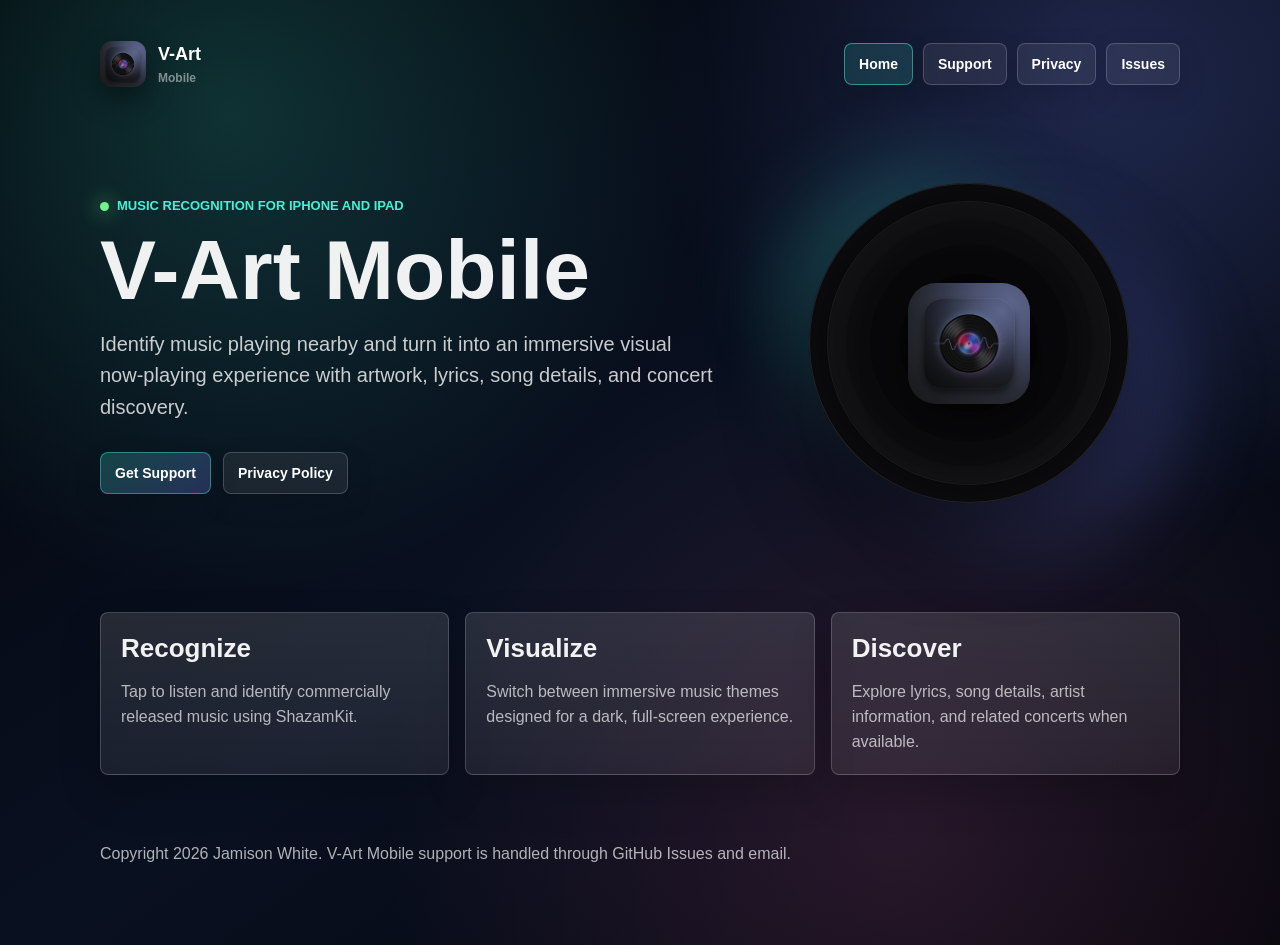
<file: index.html>
<!doctype html>
<html lang="en">
<head>
  <meta charset="utf-8">
  <meta name="viewport" content="width=device-width, initial-scale=1">
  <title>V-Art Mobile</title>
  <link rel="stylesheet" href="./styles.css">
</head>
<body>
  <main class="page">
    <header class="site-header">
      <a class="brand" href="./" aria-label="V-Art Mobile home">
        <img src="./assets/app-icon.png" alt="">
        <span class="brand-mark">
          <span class="brand-name">V-Art</span>
          <span class="brand-label">Mobile</span>
        </span>
      </a>
      <nav class="nav" aria-label="Site navigation">
        <a class="active" href="./" aria-current="page">Home</a>
        <a href="./support/">Support</a>
        <a href="./privacy/">Privacy</a>
        <a href="https://github.com/JayDubb85/V-Art-Mobile-Public/issues">Issues</a>
      </nav>
    </header>

    <section class="hero">
      <div class="hero-grid">
        <div>
          <p class="eyebrow">Music recognition for iPhone and iPad</p>
          <h1>V-Art Mobile</h1>
          <p class="lead">Identify music playing nearby and turn it into an immersive visual now-playing experience with artwork, lyrics, song details, and concert discovery.</p>
          <div class="actions">
            <a class="button primary" href="./support/">Get Support</a>
            <a class="button" href="./privacy/">Privacy Policy</a>
          </div>
        </div>

        <div class="app-orbit" aria-hidden="true">
          <div class="record">
            <img src="./assets/app-icon.png" alt="">
          </div>
        </div>
      </div>
    </section>

    <section class="section">
      <div class="grid">
        <article class="card">
          <h2>Recognize</h2>
          <p>Tap to listen and identify commercially released music using ShazamKit.</p>
        </article>
        <article class="card">
          <h2>Visualize</h2>
          <p>Switch between immersive music themes designed for a dark, full-screen experience.</p>
        </article>
        <article class="card">
          <h2>Discover</h2>
          <p>Explore lyrics, song details, artist information, and related concerts when available.</p>
        </article>
      </div>
    </section>

    <footer class="site-footer">
      <p>Copyright 2026 Jamison White. V-Art Mobile support is handled through GitHub Issues and email.</p>
    </footer>
  </main>
</body>
</html>
</file>
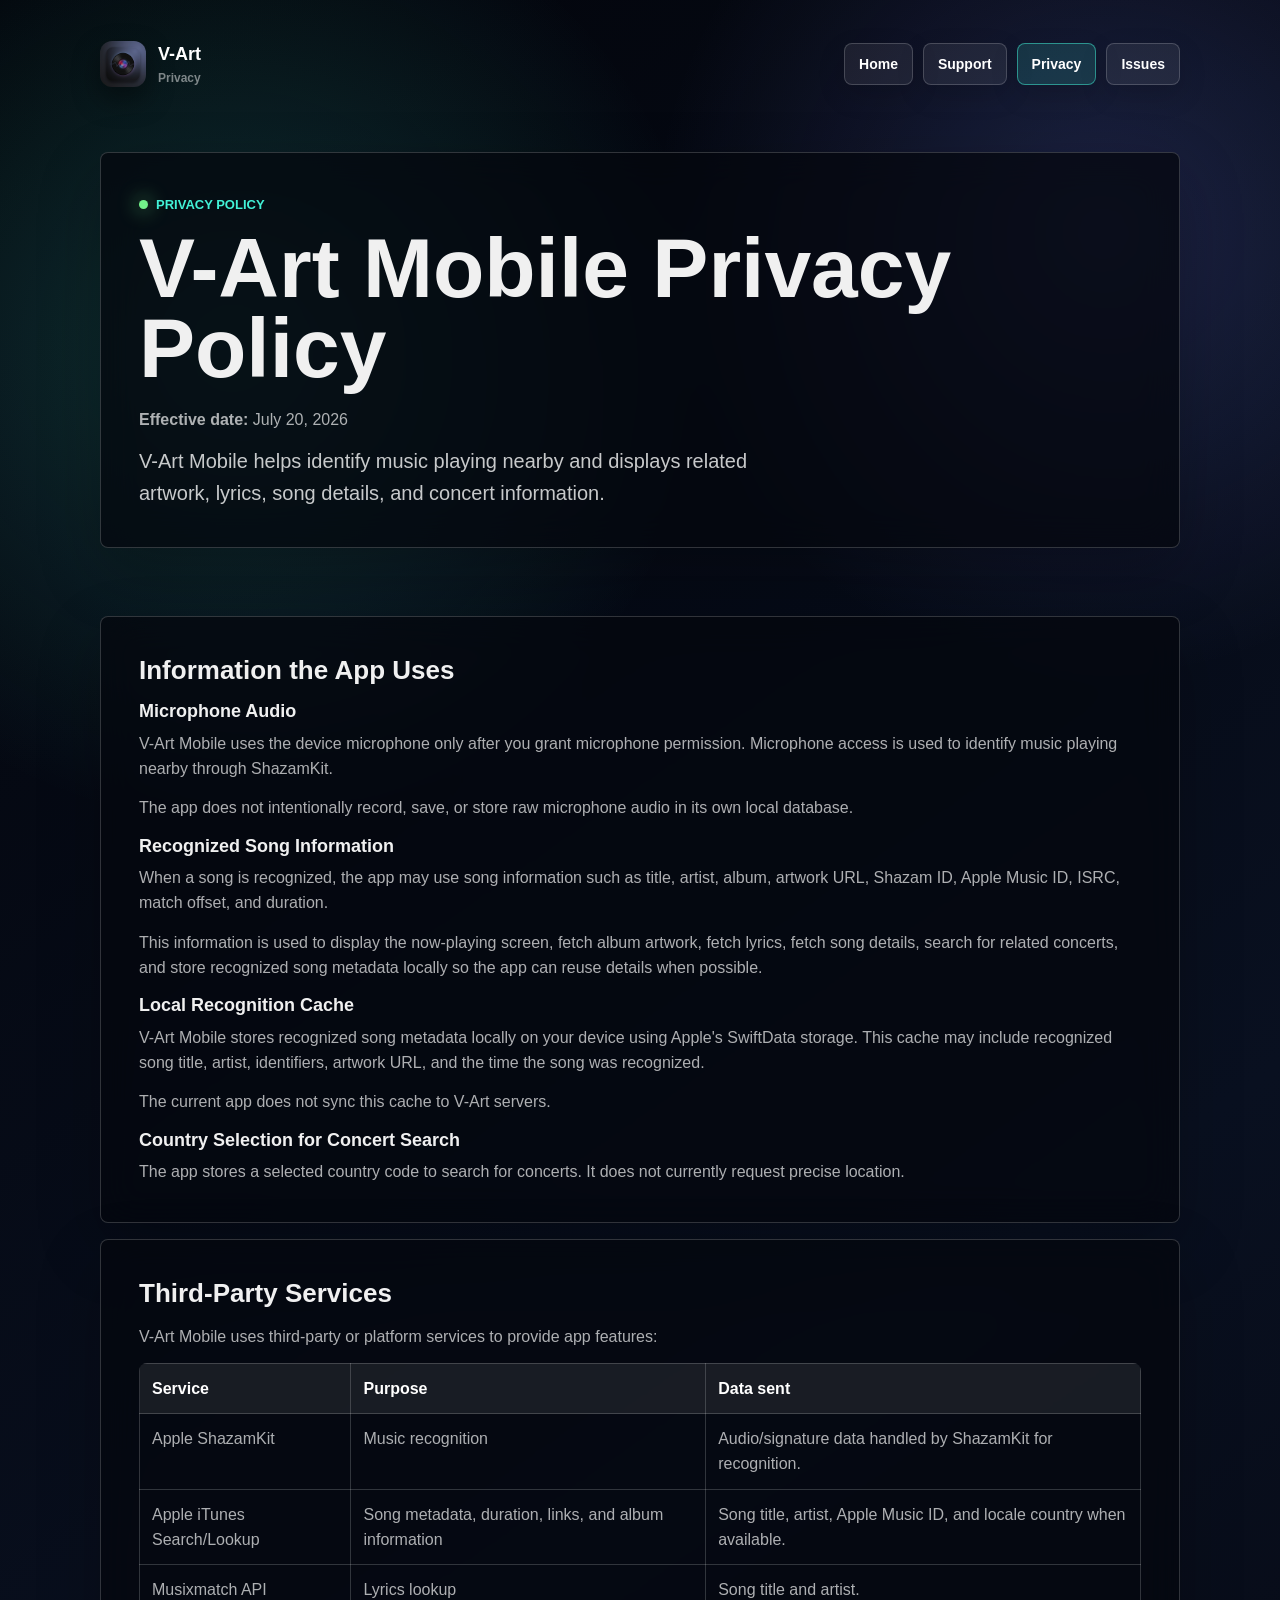
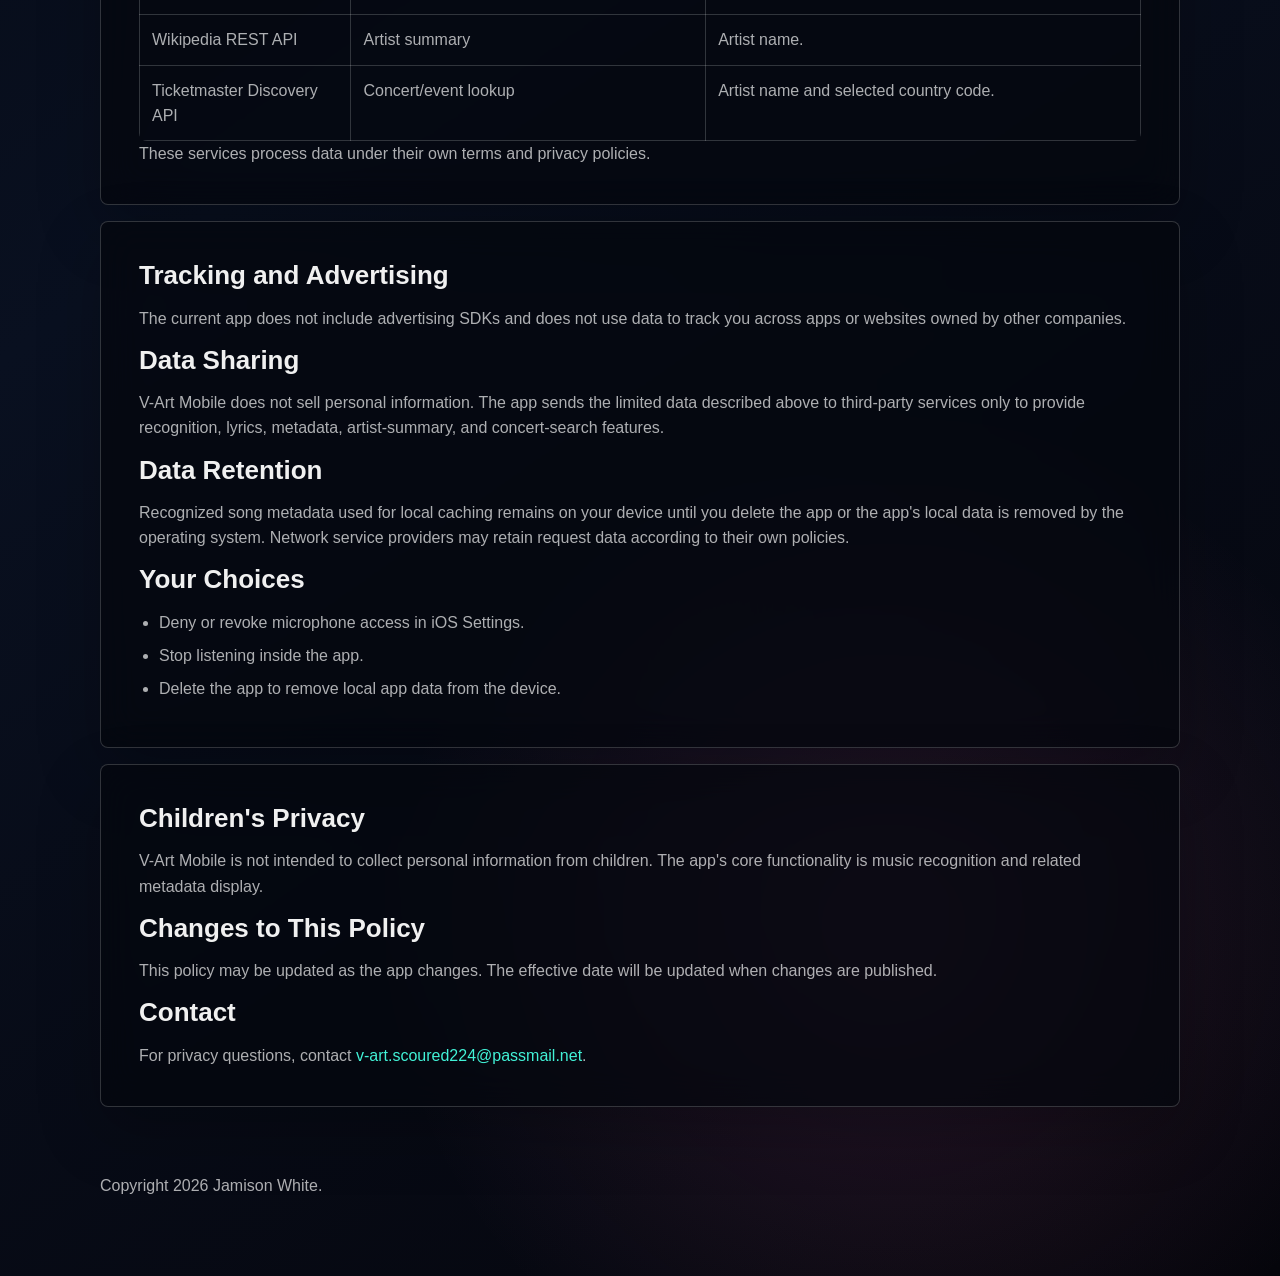
<file: privacy/index.html>
<!doctype html>
<html lang="en">
<head>
  <meta charset="utf-8">
  <meta name="viewport" content="width=device-width, initial-scale=1">
  <title>V-Art Mobile Privacy Policy</title>
  <link rel="stylesheet" href="../styles.css">
</head>
<body>
  <main class="page">
    <header class="site-header">
      <a class="brand" href="../" aria-label="V-Art Mobile home">
        <img src="../assets/app-icon.png" alt="">
        <span class="brand-mark">
          <span class="brand-name">V-Art</span>
          <span class="brand-label">Privacy</span>
        </span>
      </a>
      <nav class="nav" aria-label="Site navigation">
        <a href="../">Home</a>
        <a href="../support/">Support</a>
        <a class="active" href="./" aria-current="page">Privacy</a>
        <a href="https://github.com/JayDubb85/V-Art-Mobile-Public/issues">Issues</a>
      </nav>
    </header>

    <section class="section">
      <div class="content-panel">
        <p class="eyebrow">Privacy Policy</p>
        <h1>V-Art Mobile Privacy Policy</h1>
        <p><strong>Effective date:</strong> July 20, 2026</p>
        <p class="lead">V-Art Mobile helps identify music playing nearby and displays related artwork, lyrics, song details, and concert information.</p>
      </div>
    </section>

    <section class="section">
      <div class="content-panel">
        <h2>Information the App Uses</h2>

        <h3>Microphone Audio</h3>
        <p>V-Art Mobile uses the device microphone only after you grant microphone permission. Microphone access is used to identify music playing nearby through ShazamKit.</p>
        <p>The app does not intentionally record, save, or store raw microphone audio in its own local database.</p>

        <h3>Recognized Song Information</h3>
        <p>When a song is recognized, the app may use song information such as title, artist, album, artwork URL, Shazam ID, Apple Music ID, ISRC, match offset, and duration.</p>
        <p>This information is used to display the now-playing screen, fetch album artwork, fetch lyrics, fetch song details, search for related concerts, and store recognized song metadata locally so the app can reuse details when possible.</p>

        <h3>Local Recognition Cache</h3>
        <p>V-Art Mobile stores recognized song metadata locally on your device using Apple's SwiftData storage. This cache may include recognized song title, artist, identifiers, artwork URL, and the time the song was recognized.</p>
        <p>The current app does not sync this cache to V-Art servers.</p>

        <h3>Country Selection for Concert Search</h3>
        <p>The app stores a selected country code to search for concerts. It does not currently request precise location.</p>
      </div>

      <div class="content-panel">
        <h2>Third-Party Services</h2>
        <p>V-Art Mobile uses third-party or platform services to provide app features:</p>
        <table>
          <thead>
            <tr><th>Service</th><th>Purpose</th><th>Data sent</th></tr>
          </thead>
          <tbody>
            <tr><td>Apple ShazamKit</td><td>Music recognition</td><td>Audio/signature data handled by ShazamKit for recognition.</td></tr>
            <tr><td>Apple iTunes Search/Lookup</td><td>Song metadata, duration, links, and album information</td><td>Song title, artist, Apple Music ID, and locale country when available.</td></tr>
            <tr><td>Musixmatch API</td><td>Lyrics lookup</td><td>Song title and artist.</td></tr>
            <tr><td>Wikipedia REST API</td><td>Artist summary</td><td>Artist name.</td></tr>
            <tr><td>Ticketmaster Discovery API</td><td>Concert/event lookup</td><td>Artist name and selected country code.</td></tr>
          </tbody>
        </table>
        <p>These services process data under their own terms and privacy policies.</p>
      </div>

      <div class="content-panel">
        <h2>Tracking and Advertising</h2>
        <p>The current app does not include advertising SDKs and does not use data to track you across apps or websites owned by other companies.</p>

        <h2>Data Sharing</h2>
        <p>V-Art Mobile does not sell personal information. The app sends the limited data described above to third-party services only to provide recognition, lyrics, metadata, artist-summary, and concert-search features.</p>

        <h2>Data Retention</h2>
        <p>Recognized song metadata used for local caching remains on your device until you delete the app or the app's local data is removed by the operating system. Network service providers may retain request data according to their own policies.</p>

        <h2>Your Choices</h2>
        <ul class="list">
          <li>Deny or revoke microphone access in iOS Settings.</li>
          <li>Stop listening inside the app.</li>
          <li>Delete the app to remove local app data from the device.</li>
        </ul>
      </div>

      <div class="content-panel">
        <h2>Children's Privacy</h2>
        <p>V-Art Mobile is not intended to collect personal information from children. The app's core functionality is music recognition and related metadata display.</p>

        <h2>Changes to This Policy</h2>
        <p>This policy may be updated as the app changes. The effective date will be updated when changes are published.</p>

        <h2>Contact</h2>
        <p>For privacy questions, contact <a href="mailto:v-art.scoured224@passmail.net">v-art.scoured224@passmail.net</a>.</p>
      </div>
    </section>

    <footer class="site-footer">
      <p>Copyright 2026 Jamison White.</p>
    </footer>
  </main>
</body>
</html>
</file>
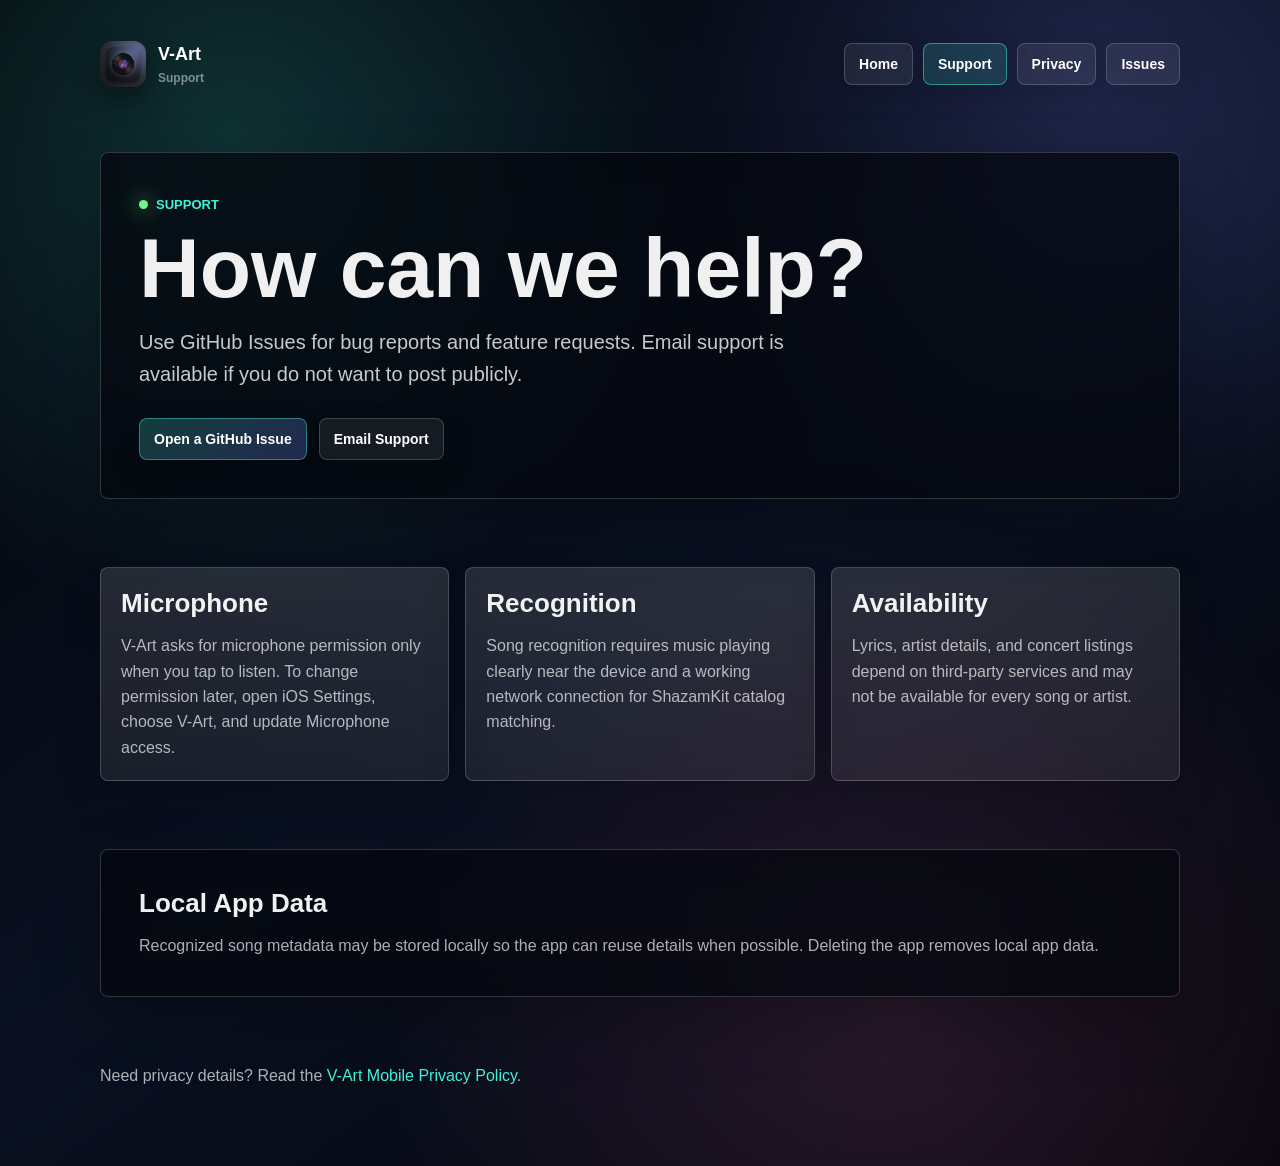
<file: support/index.html>
<!doctype html>
<html lang="en">
<head>
  <meta charset="utf-8">
  <meta name="viewport" content="width=device-width, initial-scale=1">
  <title>V-Art Mobile Support</title>
  <link rel="stylesheet" href="../styles.css">
</head>
<body>
  <main class="page">
    <header class="site-header">
      <a class="brand" href="../" aria-label="V-Art Mobile home">
        <img src="../assets/app-icon.png" alt="">
        <span class="brand-mark">
          <span class="brand-name">V-Art</span>
          <span class="brand-label">Support</span>
        </span>
      </a>
      <nav class="nav" aria-label="Site navigation">
        <a href="../">Home</a>
        <a class="active" href="./" aria-current="page">Support</a>
        <a href="../privacy/">Privacy</a>
        <a href="https://github.com/JayDubb85/V-Art-Mobile-Public/issues">Issues</a>
      </nav>
    </header>

    <section class="section">
      <div class="content-panel">
        <p class="eyebrow">Support</p>
        <h1>How can we help?</h1>
        <p class="lead">Use GitHub Issues for bug reports and feature requests. Email support is available if you do not want to post publicly.</p>
        <div class="actions">
          <a class="button primary" href="https://github.com/JayDubb85/V-Art-Mobile-Public/issues/new/choose">Open a GitHub Issue</a>
          <a class="button" href="mailto:v-art.scoured224@passmail.net">Email Support</a>
        </div>
      </div>
    </section>

    <section class="section">
      <div class="grid">
        <article class="card">
          <h2>Microphone</h2>
          <p>V-Art asks for microphone permission only when you tap to listen. To change permission later, open iOS Settings, choose V-Art, and update Microphone access.</p>
        </article>
        <article class="card">
          <h2>Recognition</h2>
          <p>Song recognition requires music playing clearly near the device and a working network connection for ShazamKit catalog matching.</p>
        </article>
        <article class="card">
          <h2>Availability</h2>
          <p>Lyrics, artist details, and concert listings depend on third-party services and may not be available for every song or artist.</p>
        </article>
      </div>
    </section>

    <section class="section">
      <div class="content-panel">
        <h2>Local App Data</h2>
        <p>Recognized song metadata may be stored locally so the app can reuse details when possible. Deleting the app removes local app data.</p>
      </div>
    </section>

    <footer class="site-footer">
      <p>Need privacy details? Read the <a href="../privacy/">V-Art Mobile Privacy Policy</a>.</p>
    </footer>
  </main>
</body>
</html>
</file>
<file: styles.css>
:root {
  color-scheme: dark;
  --bg: #05060b;
  --bg-soft: #0a0a0c;
  --panel: rgba(255, 255, 255, 0.075);
  --panel-strong: rgba(255, 255, 255, 0.12);
  --line: rgba(255, 255, 255, 0.18);
  --text: rgba(255, 255, 255, 0.94);
  --muted: rgba(255, 255, 255, 0.68);
  --faint: rgba(255, 255, 255, 0.48);
  --cyan: #42f2d7;
  --green: #72f28a;
  --indigo: #7985ff;
  --rose: #f16bb5;
  --shadow: rgba(0, 0, 0, 0.42);
}

* {
  box-sizing: border-box;
}

html {
  min-height: 100%;
  background: var(--bg);
}

body {
  min-height: 100%;
  margin: 0;
  font-family: -apple-system, BlinkMacSystemFont, "SF Pro Display", "Segoe UI", sans-serif;
  line-height: 1.58;
  color: var(--text);
  background:
    radial-gradient(circle at 18% 12%, rgba(66, 242, 215, 0.18), transparent 30rem),
    radial-gradient(circle at 86% 8%, rgba(121, 133, 255, 0.20), transparent 28rem),
    radial-gradient(circle at 70% 88%, rgba(241, 107, 181, 0.14), transparent 32rem),
    linear-gradient(145deg, #02040a 0%, #091020 52%, #05050b 100%);
}

a {
  color: var(--cyan);
  text-decoration: none;
}

a:hover {
  color: white;
}

.page {
  width: min(1080px, calc(100% - 32px));
  margin: 0 auto;
  padding: 28px 0 64px;
}

.site-header {
  display: flex;
  align-items: center;
  justify-content: space-between;
  gap: 18px;
  padding: 12px 0 30px;
}

.brand {
  display: inline-flex;
  align-items: center;
  gap: 12px;
  color: white;
}

.brand img {
  width: 46px;
  height: 46px;
  border-radius: 12px;
  box-shadow: 0 12px 28px var(--shadow);
}

.brand-mark {
  display: grid;
  gap: 1px;
}

.brand-name {
  font-size: 18px;
  font-weight: 800;
  letter-spacing: 0;
}

.brand-label {
  font-size: 12px;
  color: var(--faint);
  font-weight: 650;
}

.nav {
  display: flex;
  flex-wrap: wrap;
  justify-content: flex-end;
  gap: 10px;
}

.nav a,
.button {
  display: inline-flex;
  align-items: center;
  justify-content: center;
  min-height: 40px;
  padding: 9px 14px;
  border: 1px solid var(--line);
  border-radius: 8px;
  color: white;
  background: rgba(255, 255, 255, 0.07);
  font-size: 14px;
  font-weight: 700;
  box-shadow: 0 10px 28px rgba(0, 0, 0, 0.14);
}

.nav a.active {
  border-color: rgba(66, 242, 215, 0.50);
  background: rgba(66, 242, 215, 0.14);
  color: white;
}

.button.primary {
  border-color: rgba(66, 242, 215, 0.42);
  background: linear-gradient(135deg, rgba(66, 242, 215, 0.22), rgba(121, 133, 255, 0.26));
}

.hero {
  min-height: 460px;
  display: grid;
  align-items: center;
  padding: 54px 0 64px;
}

.hero-grid {
  display: grid;
  grid-template-columns: minmax(0, 1.05fr) minmax(260px, 0.72fr);
  gap: 44px;
  align-items: center;
}

.eyebrow {
  display: inline-flex;
  align-items: center;
  gap: 8px;
  margin: 0 0 14px;
  color: var(--cyan);
  font-size: 13px;
  font-weight: 800;
  text-transform: uppercase;
}

.eyebrow::before {
  content: "";
  width: 9px;
  height: 9px;
  border-radius: 50%;
  background: var(--green);
  box-shadow: 0 0 20px var(--green);
}

h1 {
  margin: 0 0 18px;
  font-size: clamp(42px, 7vw, 84px);
  line-height: 0.95;
  letter-spacing: 0;
}

h2 {
  margin: 0 0 14px;
  font-size: 26px;
  line-height: 1.2;
  letter-spacing: 0;
}

h3 {
  margin: 0 0 8px;
  font-size: 18px;
  line-height: 1.25;
  letter-spacing: 0;
}

p {
  margin: 0 0 14px;
  color: var(--muted);
  font-size: 16px;
}

.lead {
  max-width: 680px;
  font-size: 20px;
  color: rgba(255, 255, 255, 0.78);
}

.actions {
  display: flex;
  flex-wrap: wrap;
  gap: 12px;
  margin-top: 28px;
}

.app-orbit {
  position: relative;
  min-height: 340px;
  display: grid;
  place-items: center;
}

.app-orbit::before,
.app-orbit::after {
  content: "";
  position: absolute;
  border-radius: 999px;
  filter: blur(42px);
}

.app-orbit::before {
  width: 260px;
  height: 260px;
  background: rgba(66, 242, 215, 0.22);
  transform: translate(-54px, -42px);
}

.app-orbit::after {
  width: 300px;
  height: 300px;
  background: rgba(121, 133, 255, 0.23);
  transform: translate(62px, 48px);
}

.record {
  position: relative;
  z-index: 1;
  width: min(320px, 78vw);
  aspect-ratio: 1;
  border-radius: 50%;
  display: grid;
  place-items: center;
  background:
    radial-gradient(circle, rgba(255, 255, 255, 0.92) 0 9%, transparent 9.5%),
    radial-gradient(circle, #111827 0 20%, #050507 21% 100%);
  box-shadow:
    inset 0 0 0 1px rgba(255, 255, 255, 0.10),
    inset 0 0 80px rgba(255, 255, 255, 0.05),
    0 34px 80px rgba(0, 0, 0, 0.52);
}

.record::before {
  content: "";
  position: absolute;
  inset: 18px;
  border-radius: 50%;
  border: 1px solid rgba(255, 255, 255, 0.08);
  box-shadow:
    inset 0 0 0 18px rgba(255, 255, 255, 0.012),
    inset 0 0 0 42px rgba(255, 255, 255, 0.012),
    inset 0 0 0 72px rgba(255, 255, 255, 0.012);
}

.record img {
  position: relative;
  z-index: 2;
  width: 38%;
  height: 38%;
  border-radius: 28px;
  box-shadow: 0 18px 44px rgba(0, 0, 0, 0.45);
}

.section {
  padding: 34px 0;
}

.grid {
  display: grid;
  grid-template-columns: repeat(3, minmax(0, 1fr));
  gap: 16px;
}

.card {
  border: 1px solid var(--line);
  border-radius: 8px;
  padding: 20px;
  background: linear-gradient(180deg, var(--panel-strong), var(--panel));
  box-shadow: 0 18px 42px rgba(0, 0, 0, 0.18);
}

.card p:last-child,
.content-panel p:last-child {
  margin-bottom: 0;
}

.content-panel {
  border: 1px solid var(--line);
  border-radius: 8px;
  padding: clamp(20px, 4vw, 38px);
  background: rgba(5, 7, 14, 0.74);
  box-shadow: 0 24px 64px rgba(0, 0, 0, 0.24);
  backdrop-filter: blur(18px);
}

.content-panel + .content-panel {
  margin-top: 16px;
}

.list {
  margin: 0;
  padding-left: 20px;
  color: var(--muted);
}

.list li {
  margin: 8px 0;
}

table {
  width: 100%;
  border-collapse: collapse;
  margin: 14px 0 0;
  overflow: hidden;
  border-radius: 8px;
}

th,
td {
  border: 1px solid var(--line);
  padding: 12px;
  text-align: left;
  vertical-align: top;
}

th {
  color: white;
  background: rgba(255, 255, 255, 0.08);
}

td {
  color: var(--muted);
}

.site-footer {
  padding: 32px 0 0;
  color: var(--faint);
  font-size: 13px;
}

@media (max-width: 760px) {
  .page {
    width: min(100% - 24px, 1080px);
    padding-top: 18px;
  }

  .site-header {
    align-items: flex-start;
    flex-direction: column;
    padding-bottom: 16px;
  }

  .nav {
    justify-content: flex-start;
  }

  .hero {
    min-height: auto;
    padding: 30px 0 42px;
  }

  .hero-grid {
    grid-template-columns: 1fr;
    gap: 20px;
  }

  .app-orbit {
    min-height: 260px;
  }

  .record {
    width: min(250px, 76vw);
  }

  .grid {
    grid-template-columns: 1fr;
  }
}
</file>
